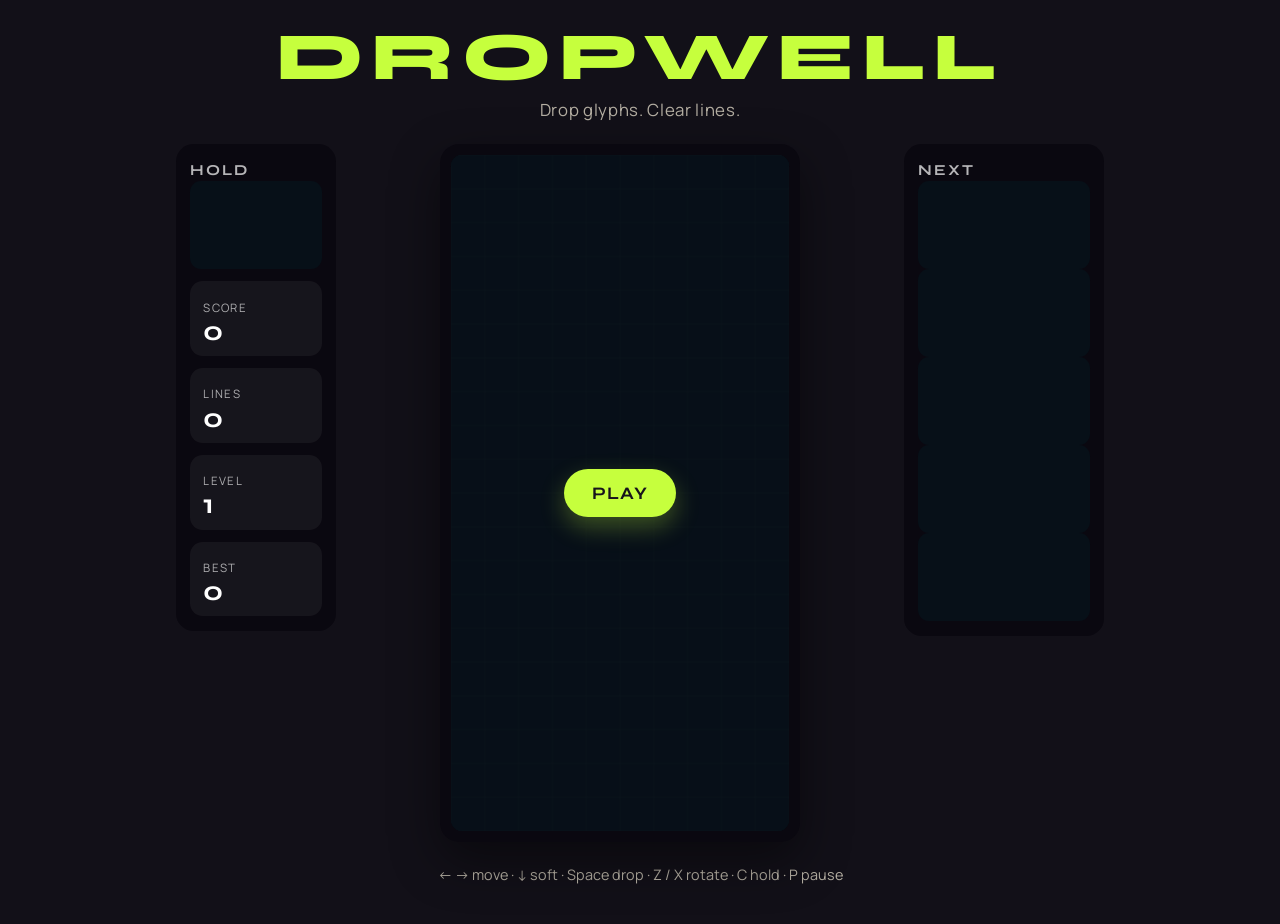
<file: index.html>
<!DOCTYPE html>
<html lang="en">
<head>
  <meta charset="UTF-8">
  <meta name="viewport" content="width=device-width, initial-scale=1.0">
  <title>DROPWELL</title>
  <meta name="description" content="Drop glyphs. Clear lines. Don't fill the well.">
  <meta name="theme-color" content="#121018">
  <link rel="icon" href="assets/favicon.svg" type="image/svg+xml">
  <link rel="preconnect" href="https://fonts.googleapis.com">
  <link rel="preconnect" href="https://fonts.gstatic.com" crossorigin>
  <link href="https://fonts.googleapis.com/css2?family=Manrope:wght@400;600;700&family=Syne:wght@700;800&display=swap" rel="stylesheet">
  <link rel="stylesheet" href="css/site.css">
</head>
<body>
  <header class="brand">
    <h1>DROPWELL</h1>
    <p>Drop glyphs. Clear lines.</p>
  </header>

  <main>
    <div class="game-layout">
      <aside class="side-panel">
        <div>
          <h2>Hold</h2>
          <div class="mini-board"><canvas id="hold" width="160" height="120"></canvas></div>
        </div>
        <div class="stat"><span>Score</span><b data-score>0</b></div>
        <div class="stat"><span>Lines</span><b data-lines>0</b></div>
        <div class="stat"><span>Level</span><b data-level>1</b></div>
        <div class="stat"><span>Best</span><b data-high>0</b></div>
      </aside>

      <div>
        <div class="well-wrap">
          <canvas id="game" width="360" height="720" aria-label="Dropwell playfield"></canvas>
          <div class="overlay" id="overlay">
            <div>
              <h2 id="overlay-title"></h2>
              <p id="overlay-body"></p>
              <button class="btn btn-play" id="start-btn" type="button">Play</button>
            </div>
          </div>
          <div class="toast" id="toast"></div>
        </div>
        <div class="touch-pad">
          <button type="button" data-act="left">Left</button>
          <button type="button" data-act="soft">Soft</button>
          <button type="button" data-act="right">Right</button>
          <button type="button" data-act="hard">Drop</button>
        </div>
      </div>

      <aside class="side-panel">
        <div>
          <h2>Next</h2>
          <div class="mini-board"><canvas data-next width="160" height="110"></canvas></div>
          <div class="mini-board"><canvas data-next width="160" height="110"></canvas></div>
          <div class="mini-board"><canvas data-next width="160" height="110"></canvas></div>
          <div class="mini-board"><canvas data-next width="160" height="110"></canvas></div>
          <div class="mini-board"><canvas data-next width="160" height="110"></canvas></div>
        </div>
      </aside>
    </div>

    <p class="keys">← → move · ↓ soft · Space drop · Z / X rotate · C hold · P pause</p>
  </main>

  <script src="js/game.js"></script>
</body>
</html>
</file>
<file: css/site.css>
:root {
  color-scheme: dark;
  --bg: #121018;
  --surface: #1c1824;
  --ink: #f3efe6;
  --ink-soft: #b4aea2;
  --lime: #c6ff3d;
  --white: #ffffff;
  --dark: #0a0810;
  --well: #071018;
  --font-display: "Syne", "Arial Narrow", sans-serif;
  --font-body: "Manrope", "Segoe UI", system-ui, sans-serif;
  --pad: clamp(1.1rem, 4vw, 3.5rem);
  --ease: cubic-bezier(0.22, 1, 0.36, 1);
  --shadow: 0 18px 50px rgba(0, 0, 0, 0.45);
}

*,
*::before,
*::after {
  box-sizing: border-box;
  margin: 0;
  padding: 0;
}

html,
body {
  min-height: 100%;
  background: var(--bg);
  color: var(--ink);
}

body {
  font-family: var(--font-body);
  font-size: 1.05rem;
  line-height: 1.5;
  -webkit-font-smoothing: antialiased;
  padding: 1.6rem var(--pad) 2.4rem;
}

.brand {
  text-align: center;
  margin-bottom: 1.4rem;
}

.brand h1 {
  font-family: var(--font-display);
  font-size: clamp(2.4rem, 7vw, 4.2rem);
  font-weight: 800;
  letter-spacing: 0.12em;
  line-height: 0.95;
  text-transform: uppercase;
  color: var(--lime);
}

.brand p {
  margin-top: 0.45rem;
  color: var(--ink-soft);
  letter-spacing: 0.04em;
}

.btn {
  display: inline-flex;
  align-items: center;
  justify-content: center;
  padding: 0.85rem 1.7rem;
  border: none;
  border-radius: 999px;
  font-family: var(--font-display);
  font-size: 1.1rem;
  font-weight: 700;
  letter-spacing: 0.08em;
  text-transform: uppercase;
  cursor: pointer;
  transition: transform 0.25s var(--ease), filter 0.25s;
}

.btn:hover {
  transform: translateY(-2px);
  filter: brightness(1.05);
}

.btn-play {
  background: var(--lime);
  color: #17141c;
  box-shadow: 0 10px 24px rgba(198, 255, 61, 0.28);
}

.game-layout {
  display: grid;
  grid-template-columns: 10rem 1fr 12.5rem;
  gap: 1rem;
  align-items: start;
  max-width: 58rem;
  margin: 0 auto;
}

.side-panel {
  background: var(--dark);
  color: var(--white);
  border-radius: 1.1rem;
  padding: 0.9rem;
  display: grid;
  gap: 0.75rem;
}

.side-panel h2 {
  font-family: var(--font-display);
  font-size: 0.95rem;
  letter-spacing: 0.12em;
  text-transform: uppercase;
  opacity: 0.7;
}

.stat {
  background: rgba(255, 255, 255, 0.05);
  border-radius: 0.8rem;
  padding: 0.7rem 0.8rem;
}

.stat b {
  display: block;
  font-family: var(--font-display);
  font-size: 1.7rem;
  font-style: normal;
  line-height: 1;
}

.stat span {
  font-size: 0.72rem;
  letter-spacing: 0.12em;
  text-transform: uppercase;
  opacity: 0.65;
}

.mini-board {
  background: var(--well);
  border-radius: 0.7rem;
  padding: 0.45rem;
  display: grid;
  place-items: center;
  min-height: 5.5rem;
}

.well-wrap {
  position: relative;
  width: min(100%, 22.5rem);
  margin-inline: auto;
  background: var(--dark);
  border-radius: 1.2rem;
  padding: 0.7rem;
  box-shadow: var(--shadow);
}

#game {
  display: block;
  width: 100%;
  height: auto;
  border-radius: 0.7rem;
  background: var(--well);
}

#hold,
[data-next] {
  width: 100%;
  height: 4.6rem;
}

.overlay {
  position: absolute;
  inset: 0.7rem;
  border-radius: 0.7rem;
  background: rgba(7, 16, 24, 0.72);
  color: var(--white);
  display: grid;
  place-items: center;
  text-align: center;
  padding: 1.5rem;
}

.overlay.hidden {
  display: none;
}

.overlay h2 {
  font-family: var(--font-display);
  font-size: clamp(2.2rem, 6vw, 3.4rem);
  text-transform: uppercase;
  line-height: 0.9;
}

.overlay h2:empty,
.overlay p:empty {
  display: none;
}

.overlay p {
  margin: 0.7rem 0 1.2rem;
  color: rgba(255, 255, 255, 0.8);
}

.toast {
  position: absolute;
  left: 50%;
  top: 28%;
  transform: translate(-50%, 0);
  font-family: var(--font-display);
  font-size: clamp(1.8rem, 5vw, 3.2rem);
  font-weight: 800;
  letter-spacing: 0.04em;
  text-transform: uppercase;
  color: #fff;
  text-shadow: 0 8px 24px rgba(0, 0, 0, 0.45);
  pointer-events: none;
  opacity: 0;
}

.toast.show {
  animation: pop 0.9s var(--ease);
}

@keyframes pop {
  0% { opacity: 0; transform: translate(-50%, 12px) scale(0.8); }
  25% { opacity: 1; transform: translate(-50%, 0) scale(1.05); }
  100% { opacity: 0; transform: translate(-50%, -18px) scale(1); }
}

.touch-pad {
  display: none;
  grid-template-columns: repeat(4, 1fr);
  gap: 0.45rem;
  margin-top: 0.9rem;
}

.touch-pad button {
  background: var(--dark);
  color: var(--white);
  border: none;
  border-radius: 0.8rem;
  padding: 0.85rem 0.4rem;
  font-family: var(--font-display);
  font-weight: 700;
  text-transform: uppercase;
  letter-spacing: 0.04em;
  cursor: pointer;
}

.keys {
  margin: 1.4rem auto 0;
  max-width: 44rem;
  text-align: center;
  color: var(--ink-soft);
  font-size: 0.9rem;
}

@media (max-width: 980px) {
  .game-layout {
    grid-template-columns: 1fr;
    max-width: 28rem;
  }

  .game-layout > :nth-child(2) {
    order: -1;
  }

  .side-panel {
    grid-template-columns: 1fr 1fr;
  }

  .touch-pad {
    display: grid;
  }
}
</file>
